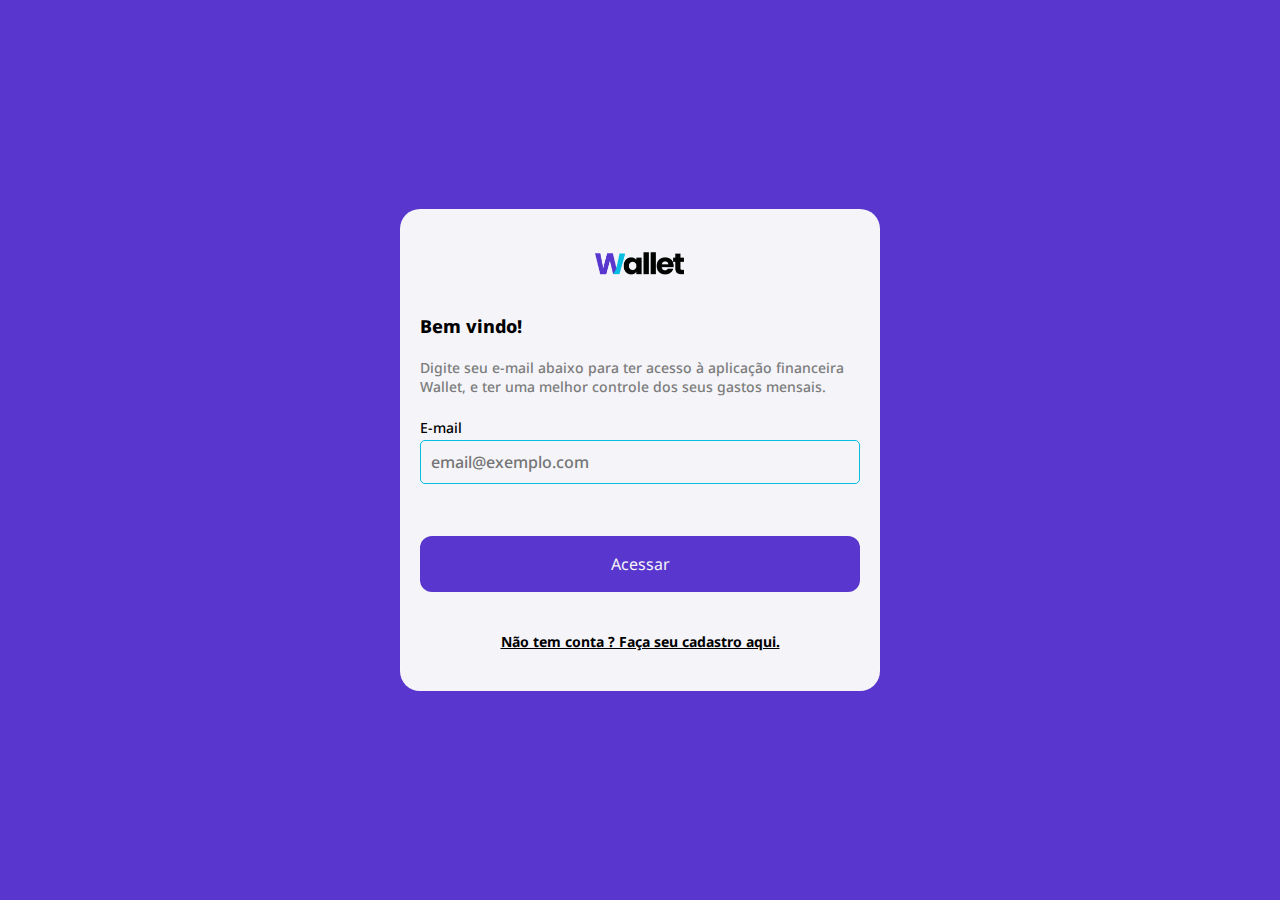
<file: index.html>
<!DOCTYPE html>
<html lang="en">
  <head>
    <meta charset="UTF-8" />
    <meta http-equiv="X-UA-Compatible" content="IE=edge" />
    <meta name="viewport" content="width=device-width, initial-scale=1.0" />
    <link rel="stylesheet" href="style.css" />
    <link rel="preconnect" href="https://fonts.googleapis.com" />
    <link rel="preconnect" href="https://fonts.gstatic.com" crossorigin />
    <link
      href="https://fonts.googleapis.com/css2?family=Noto+Sans:wght@100;300;500;700;800;900&display=swap"
      rel="stylesheet"
    />
    <title>Wallet App</title>
  </head>
  <body>
    <section class="home">
      <div class="container">
        <div class="container-img">
          <img src="./src/img//w-logo.png" alt="logo wallet" />
        </div>
        <div class="container-form">
          <h3>Bem vindo!</h3>
          <p>
            Digite seu e-mail abaixo para ter acesso à aplicação financeira Wallet, e ter
            uma melhor controle dos seus gastos mensais.
          </p>
          <div class="form">
            <label for="email">E-mail</label>
            <input id="email" type="email" name="email" placeholder="email@exemplo.com" />
          </div>
        </div>
        <button class="mt-s">Acessar</button>
        <a href="">Não tem conta ? Faça seu cadastro aqui.</a>
      </div>
    </section>
    <script src="index.js"></script>
  </body>
</html>
</file>
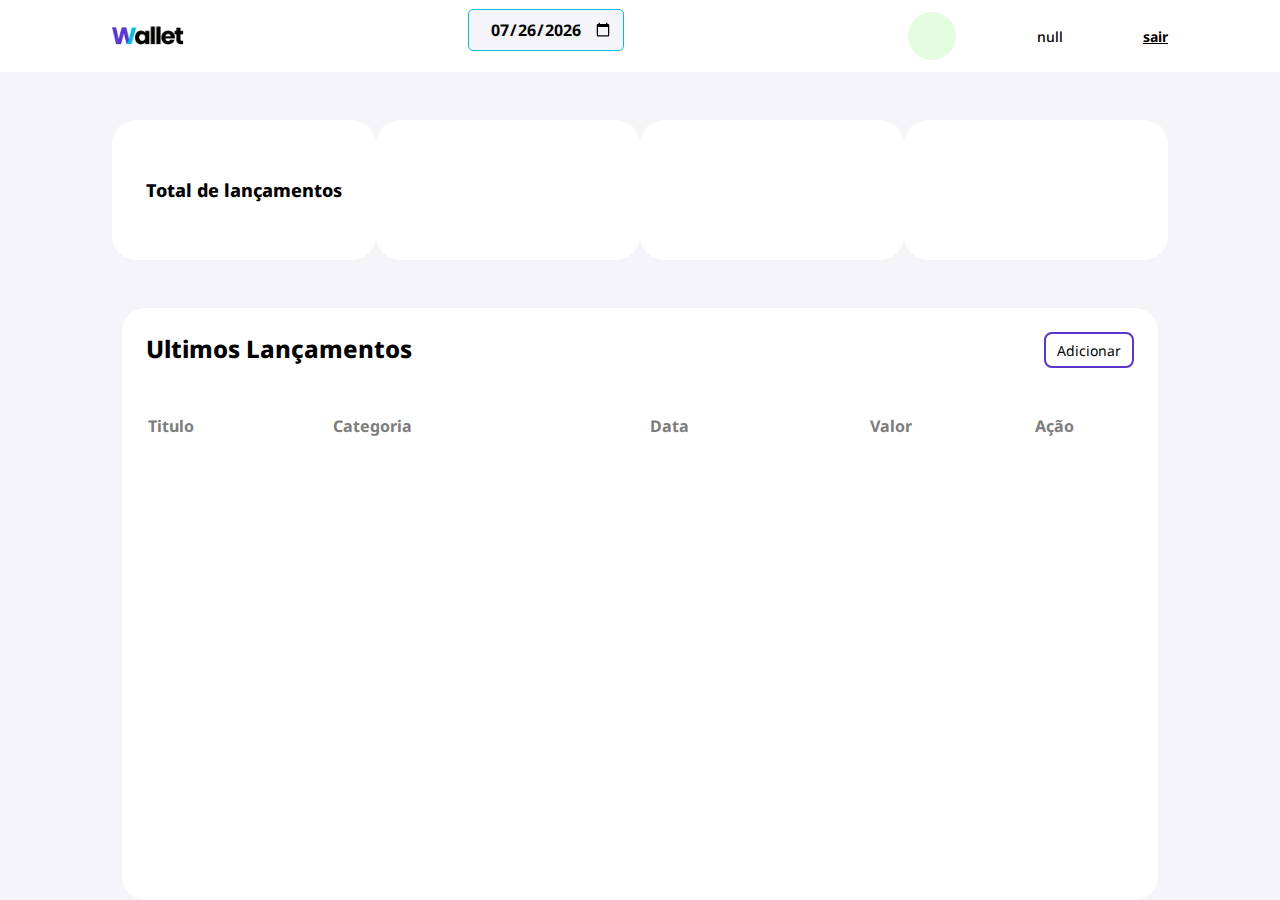
<file: src/pages/home/home.html>
<!DOCTYPE html>
<html lang="en">
  <head>
    <meta charset="UTF-8" />
    <meta http-equiv="X-UA-Compatible" content="IE=edge" />
    <meta name="viewport" content="width=device-width, initial-scale=1.0" />
    <link rel="stylesheet" href="style.css" />
    <link rel="preconnect" href="https://fonts.googleapis.com" />
    <link rel="preconnect" href="https://fonts.gstatic.com" crossorigin />
    <link
      href="https://fonts.googleapis.com/css2?family=Noto+Sans:wght@100;300;500;700;800;900&display=swap"
      rel="stylesheet"
    />
    <link rel="stylesheet" href="style.css" />
    <link rel="stylesheet" href="../../../style.css" />
    <title>Wallet App - Home</title>
  </head>
  <body>
    <div class="home-content-container">
      <div class="navbar">
        <img src="../../../src/img/w-logo.png" alt="logo wallet" />
        <div class="navbar-calendar-container">
          <input type="date" id="select-date" class="input-calendar" />
        </div>
        <div id="navbar-user-container" class="navbar-user-container">
          <div id="navbar-user-avatar" class="navbar-user-avatar"></div>
        </div>
        <button id="btn-mobile" class="mobile">Menu</button>
      </div>
      <div class="finance-card-container">
        <div id="finance-card-1" class="finance-card">
          <h3>Total de lançamentos</h3>
        </div>
        <div id="finance-card-2" class="finance-card"></div>
        <div id="finance-card-3" class="finance-card"></div>
        <div id="finance-card-4" class="finance-card"></div>
      </div>
      <div class="table-container">
        <div class="table-content-container">
          <div class="table-content-header">
            <h2>Ultimos Lançamentos</h2>
            <button onclick="openModal()" class="small">Adicionar</button>
          </div>
          <table id="finances-table">
            <tr>
              <th>Titulo</th>
              <th>Categoria</th>
              <th>Data</th>
              <th class="center">Valor</th>
              <th class="center">Ação</th>
            </tr>
            <tr>
              <td></td>
              <td></td>
              <td></td>
              <td class="center"></td>
              <td class="right"></td>
            </tr>
          </table>
        </div>
      </div>
    </div>
    <div id="modal" class="modal-background">
      <div class="modal-content">
        <div class="modal-content-header">
          <h3>Adicionar Lançamento</h3>
          <button onclick="openCloseModal()" class="small">Fechar</button>
        </div>
        <form id="form-finance-release" class="form">
          <label for="titulo">Titulo</label>
          <input
            id="titulo"
            type="text"
            name="titulo"
            placeholder="Ex: Conta de Energia"
            required
          />

          <label for="value">Valor</label>
          <input
            id="value"
            type="number"
            step="any"
            name="value"
            placeholder="R$ 0,00(Use valores negativos para despesas)"
            required
          />
          <label for="date">Data</label>
          <input id="date" type="date" name="date" placeholder="00/00/0000" required />

          <label for="categoria">Categoria</label>
          <select id="categoria" type="" name="categoria" required></select>

          <button class="mt-l">Adicionar</button>
        </form>
      </div>
    </div>

    <script src="home.js"></script>
  </body>
</html>
</file>
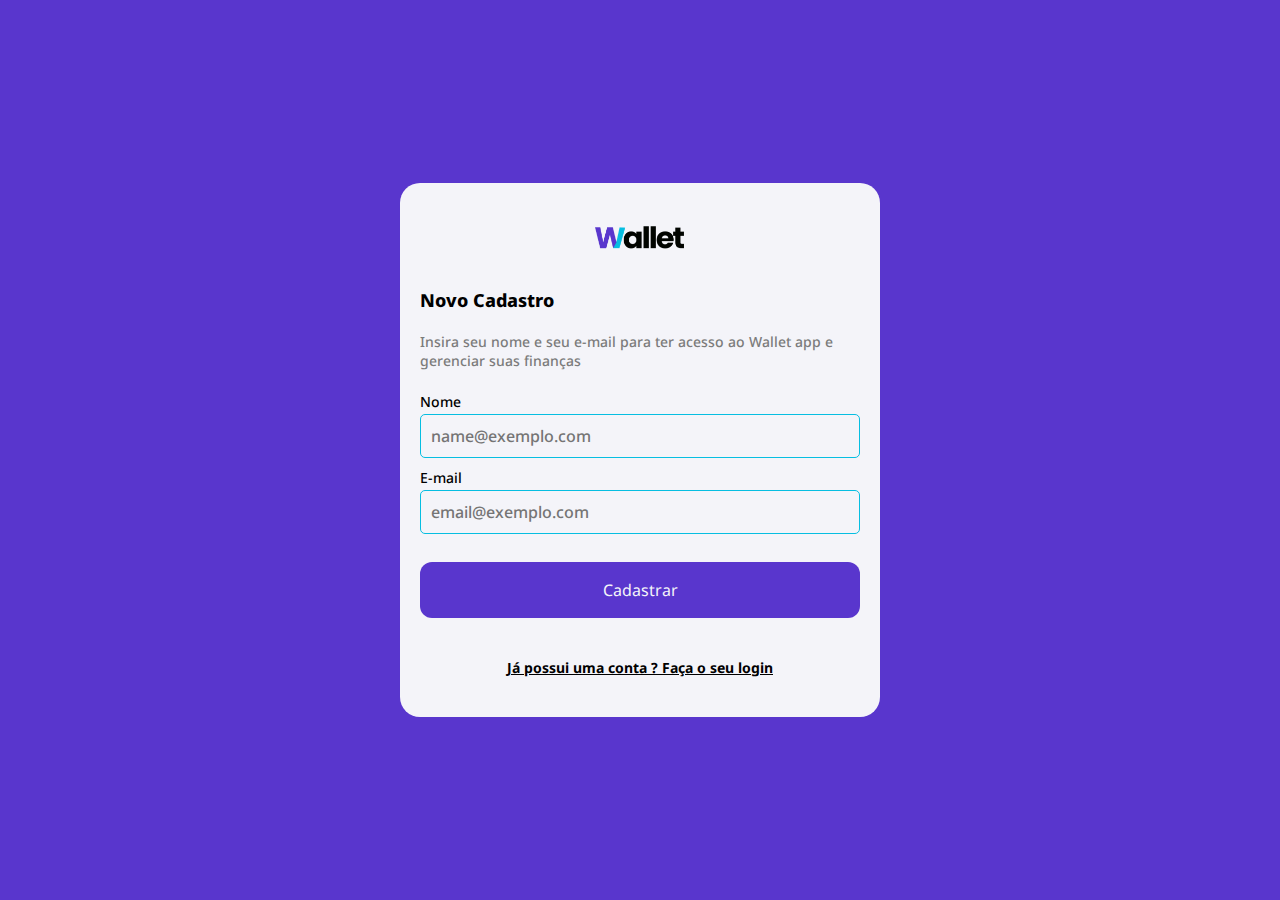
<file: src/pages/register/register.html>
<!DOCTYPE html>
<html lang="en">
  <head>
    <meta charset="UTF-8" />
    <meta http-equiv="X-UA-Compatible" content="IE=edge" />
    <meta name="viewport" content="width=device-width, initial-scale=1.0" />
    <link rel="stylesheet" href="../../../style.css" />
    <link rel="preconnect" href="https://fonts.googleapis.com" />
    <link rel="preconnect" href="https://fonts.gstatic.com" crossorigin />
    <link
      href="https://fonts.googleapis.com/css2?family=Noto+Sans:wght@100;300;500;700;800;900&display=swap"
      rel="stylesheet"
    />
    <title>Wallet App - Castrar</title>
  </head>
  <body>
    <section class="home">
      <div class="container">
        <div class="container-img">
          <img src="../../../src/img/w-logo.png" alt="logo wallet" />
        </div>
        <div class="container-form">
          <h3>Novo Cadastro</h3>
          <p>
            Insira seu nome e seu e-mail para ter acesso ao Wallet app e gerenciar suas
            finanças
          </p>
          <form id="register" class="form">
            <label for="name">Nome</label>
            <input
              id="name"
              type="name"
              name="name"
              placeholder="name@exemplo.com"
              required
            />

            <label for="email">E-mail</label>
            <input
              id="email"
              type="email"
              name="email"
              placeholder="email@exemplo.com"
              required
            />
            <button class="mt-l">Cadastrar</button>
          </form>
        </div>
        <a href="../../../index.html">Já possui uma conta ? Faça o seu login</a>
      </div>
    </section>
    <script src="register.js"></script>
  </body>
</html>
</file>
<file: style.css>
* {
  margin: 0px;
  padding: 0px;
  box-sizing: border-box;
  font-family: "Noto Sans";
}

h1 {
  font-size: 40px;
  font-weight: 800;
  margin: 0px;
  padding: 0px;
}

h2 {
  font-size: 24px;
  font-weight: 800;
  margin: 0px;
  padding: 0px;
}
h3 {
  font-size: 18px;
  font-weight: 800;
  margin: 0px;
  padding: 0px;
}
h4 {
  font-size: 14px;
  font-weight: 700;
  margin: 0px;
  padding: 0px;
}
p {
  font-size: 14px;
  font-weight: 500;
  margin: 0px;
  padding: 0px;
}
label {
  font-size: 14px;
  font-weight: 500;
  margin: 0px;
  padding: 0px;
  width: 100%;
}

a {
  font-size: 14px;
  font-weight: 700;
  color: black;
  margin: 0px;
  padding: 0px;
  cursor: pointer;
  text-decoration: underline;
}
input {
  font-size: 16px;
  font-weight: 700;
  margin: 0px;
  padding: 0px;
  width: 100%;
}
.mt-l {
  margin-top: 20px;
  margin-bottom: 10px;
}
.mt-s {
  margin-top: 14px;
}

.home {
  width: 100vw;
  height: 100vh;
  background-color: rgba(89, 54, 205, 1);
  display: flex;
  justify-content: center;
  align-items: center;
}
.container {
  width: 480px;
  height: auto;
  background-color: #f4f4f9;
  border-radius: 20px;
  padding: 40px 20px;
  display: flex;
  flex-direction: column;
  align-items: center;
}

.container img {
  width: 90px;
}
.container a {
  text-align: center;
}
.container-form {
  display: flex;
  flex-direction: column;
  gap: 20px;
  margin: 30px 0;
}

.container-form > p {
  color: rgba(124, 124, 124, 1);
}
.container-form .form input {
  margin-top: 2px;
  margin-bottom: 8px;
}
input {
  padding: 10px;
  border-radius: 5px;
  background-color: #f4f4f9;
  border: 1px solid #06bee1;
  color: #010400;
  font-size: 16px;
  margin-bottom: 12px;
}
input::placeholder {
  font-weight: 500;
}

button {
  width: 100%;
  height: 56px;
  margin-bottom: 40px;
  background-color: rgba(89, 54, 205, 1);
  border: none;
  color: #f4f4f9;
  font-size: 16px;
  border-radius: 12px;
  cursor: pointer;
}
button.small {
  border: 2px solid #5936cd;
  background-color: #fff;
  color: #010400;
  font-size: 14px;
  border-radius: 8px;
  width: 90px;
  height: 36px;
}

select {
  padding: 10px;
  border-radius: 5px;
  background-color: #f4f4f9;
  border: 1px solid #06bee1;
  color: #010400;
  font-size: 16px;
  width: 100%;
}

@media only screen and (max-width: 450px) {
  .container {
    margin: 20px;
  }

  .container-form .form input {
    font-size: 14px;
  }
}
@media only screen and (max-width: 1000px) {
  h1 {
    font-size: 30px;
  }
  h3 {
    font-size: 18px;
  }
}
@media only screen and (max-width: 1000px) {
  h1 {
    font-size: 25px;
  }
  h3 {
    font-size: 18px;
  }
}
@media only screen and (max-width: 600px) {
  h1 {
    font-size: 18px;
  }
  h3 {
    font-size: 18px;
  }
  button,
  input {
    margin-bottom: 0px;
  }
=
}

@media only screen and (max-width: 450px) {
  h1 {
    font-size: 16px;
    margin-top: 5px;
  }
  h2 {
    font-size: 16px;
  }

  h3 {
    font-size: 14px;
  }
}
</file>
<file: src/pages/home/style.css>
.home-content-container {
  display: flex;
  justify-content: flex-start;
  align-items: flex-start;
  flex-direction: column;
  width: 100vw;
  height: auto;
  min-height: 100vh;
  background-color: #f4f4f9;
}

.navbar {
  display: flex;
  background-color: #fff;
  width: 100vw;
  height: 72px;
  flex-direction: row;
  align-items: center;
  justify-content: space-between;
  padding: 24px 112px;
}

.navbar img {
  width: 72px;
}

.navbar-user-container {
  display: flex;
  width: 260px;
  height: 100%;
  flex-direction: row;
  align-items: center;
  justify-content: space-between;
}

.navbar-user-avatar {
  display: flex;
  align-items: center;
  justify-content: center;
  width: 48px;
  height: 48px;
  border-radius: 24px;
  background-color: #e4fde1;
}

.finance-card-container {
  display: flex;
  width: 100%;
  flex-direction: row;
  align-items: center;
  justify-content: space-between;
  padding: 48px 112px;
}

.finance-card {
  width: 280px;
  height: 140px;
  border-radius: 24px;
  background-color: #fff;
  display: flex;
  flex-direction: column;
  align-items: center;
  justify-content: center;
}

.table-container {
  display: flex;
  width: 100%;
  flex-direction: column;
  align-items: flex-start;
  justify-content: flex-start;
  padding: 0px 122px;
  box-sizing: border-box;
}

.table-content-container {
  display: flex;
  width: 100%;
  flex-direction: column;
  align-items: flex-start;
  justify-content: flex-start;
  background-color: #fff;
  border-radius: 24px;
  height: 592px;
  padding: 24px;
}

.table-content-header {
  display: flex;
  width: 100%;
  flex-direction: row;

  justify-content: space-between;
}

table {
  width: 100%;
}
th {
  text-align: left;
  color: #7c7c7c;
}
th.right {
  text-align: right;
}

th.center {
  text-align: center;
}
td {
  color: #7c7c7c;
}
td.right {
  text-align: right;
}
tr {
  height: 32px;
}

td.center {
  text-align: center;
}

.modal-background {
  width: 100vw;
  height: 100vh;
  position: fixed;
  display: none;
  align-items: flex-end;
  flex-direction: column;
  top: 0;
  left: 0;
  bottom: 0;
  right: 0;
  background-color: rgba(1, 4, 0, 0.2);
}

.modal-content {
  height: 100%;
  width: 480px;
  background-color: #f4f4f9;
  padding: 24px;
}
.modal-content-header {
  width: 100%;
  display: flex;
  margin: 0 auto;
  flex-direction: row;
  justify-content: space-between;
}

.navbar-calendar-container {
  width: 260px;
  display: flex;
  flex-direction: row;
  justify-content: center;
  align-items: center;
}

.input-calendar {
  width: 156px;
  height: 42px;
  text-align: center;
  font-size: 16px;
  font-weight: bold;
}

#btn-mobile {
  width: 4rem;
  padding: 10px;
  height: 100%;
  border-radius: 4px;
  font-size: 12px;
  display: none;
  justify-content: center;
  align-items: center;
}

@media only screen and (max-width: 1000px) {
  .finance-card {
    text-align: center;
  }
  .finance-card-container {
    padding: 48px 40px;
  }

  .table-container {
    padding: 0px 40px;
  }
  .navbar {
    padding: 24px 60px;
  }
}
@media only screen and (max-width: 600px) {
  .finance-card {
    text-align: center;
  }
  .finance-card-container {
    padding: 20px;
  }

  .table-container {
    padding: 0px 20px;
  }
  .navbar {
    padding: 24px 40px;
  }
  th {
    font-size: 14px;
  }
  td {
    font-size: 14px;
  }
  .input-calendar {
    width: 110px;
    height: 42px;
    font-size: 12px;
  }
  .navbar-user-container {
    display: flex;
    width: auto;

    align-items: center;
    justify-content: flex-end;
  }
}

@media only screen and (max-width: 500px) {
  .modal-content {
    height: 100%;
    width: 90%;
    background-color: #f4f4f9;
    padding: 24px;
  }
  .modal-content-header {
    width: 100%;
    display: flex;
    margin: 0 auto;
    flex-direction: row;
    justify-content: space-between;
  }
  .modal-content input {
    margin-bottom: 10px;
  }
  .finance-card {
    width: 100px;
    height: 70px;
    margin: 20px 0;
  }
}

@media only screen and (max-width: 450px) {
  .finance-card {
    text-align: center;
  }
  .finance-card-container {
    padding: 10px;
  }
  .table-content-container {
  }

  .table-content-container {
    padding: 10px;
  }
  .navbar {
    padding: 24px 30px;
  }
  .input-calendar {
    width: 90px;
    height: 42px;
    font-size: 10px;
  }
  th {
    font-size: 14px;
  }
  td {
    font-size: 14px;
  }
}
</file>
